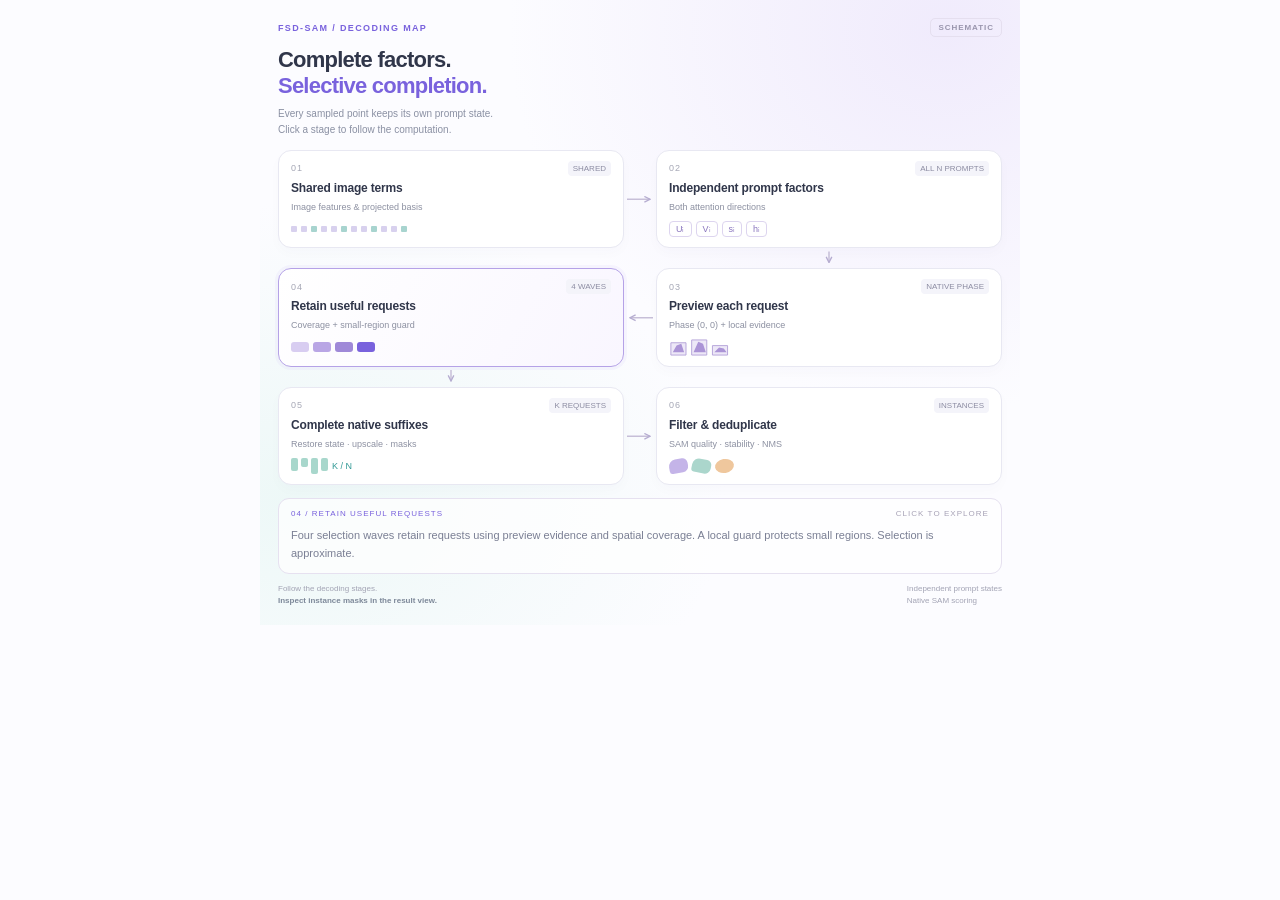
<file: site/assets/fsd-workflow.html>
<!doctype html>
<html lang="en">
<head>
  <meta charset="utf-8">
  <meta name="viewport" content="width=device-width,initial-scale=1">
  <title>FSD-SAM · Decoding walkthrough</title>
  <style>
    :root{color-scheme:light;--ink:#30364a;--muted:#8a90a3;--violet:#7962dd;--teal:#319995;--line:#e8e8f2}
    *{box-sizing:border-box}body{margin:0;font-family:Inter,"Segoe UI",Arial,sans-serif;background:#fcfcff;color:var(--ink)}
    .map{max-width:760px;margin:auto;padding:24px 24px 20px;background:radial-gradient(ellipse at 90% 5%,#f0ebfc 0,transparent 45%),radial-gradient(ellipse at 5% 80%,#edf8f7 0,transparent 42%)}
    .eyebrow{display:flex;justify-content:space-between;align-items:center;font-size:9px;letter-spacing:.15em;color:var(--violet);font-weight:650}.eyebrow span:last-child{font-size:8px;letter-spacing:.12em;color:#9995ad;border:1px solid #e5dfef;border-radius:5px;padding:4px 7px}
    h1{font-size:25px;line-height:1.2;letter-spacing:-.035em;margin:14px 0 8px;font-weight:650}h1 em{font-style:normal;color:var(--violet)}.intro{font-size:11px;line-height:1.6;color:var(--muted);margin:0 0 20px;max-width:450px}
    .nodes{position:relative;display:grid;grid-template-columns:1fr 1fr;grid-template-areas:"basis factors" "selection preview" "suffix masks";gap:30px 38px}
    .arrows{position:absolute;inset:0;width:100%;height:100%;overflow:visible;pointer-events:none;z-index:0}
    .node{position:relative;z-index:1;text-align:left;min-width:0;min-height:106px;border:1px solid var(--line);border-radius:13px;padding:13px 15px;background:#fff;box-shadow:0 5px 13px #4b467505;cursor:pointer;font:inherit;color:inherit;transition:border-color .18s,box-shadow .18s,transform .18s}
    .node:hover{transform:translateY(-2px);border-color:#c7b9ee}.node.active{border-color:#b5a2e7;background:linear-gradient(120deg,#fff,#f9f6ff);box-shadow:0 0 0 3px #7962dd0c}.node:focus-visible{outline:2px solid var(--violet);outline-offset:4px}
    .node-top{display:flex;align-items:center;justify-content:space-between;margin-bottom:8px}.number{font-size:9px;letter-spacing:.1em;color:#a5a7b5}.badge{font-size:8px;color:#8c8ca2;background:#f4f4fa;border-radius:4px;padding:3px 5px}.node b{display:block;font-size:12px;font-weight:620;letter-spacing:-.015em;line-height:1.25}.node .sub{display:block;font-size:9px;color:#8c90a1;line-height:1.5;margin-top:5px}.node .mark{height:17px;display:flex;align-items:center;gap:4px;margin-top:9px;color:var(--teal);font-size:9px}.pixels{display:grid;grid-template-columns:repeat(6,6px);gap:2px}.pixels i{width:6px;height:6px;background:#d8d1ee;border-radius:1px}.pixels i:nth-child(3n){background:#a8d4cf}.factors span{border:1px solid #ddd5ef;padding:2px 6px;border-radius:4px;color:#8975bd;font-size:9px}.preview svg{height:17px;width:68px}.waves i{height:10px;width:18px;border-radius:3px;background:#d8cdf1}.waves i:nth-child(2){background:#b9a6e5}.waves i:nth-child(3){background:#9f89d8}.waves i:nth-child(4){background:#7962dd}.suffix .mini-bars{display:flex;gap:3px}.mini-bars i{width:7px;height:13px;background:#a8d7cc;border-radius:2px}.mini-bars i:nth-child(2){height:9px}.mini-bars i:nth-child(3){height:16px}.mask-shapes i{width:19px;height:14px;background:#c4b4e8;border-radius:7px 5px 6px 3px;transform:rotate(-10deg)}.mask-shapes i:nth-child(2){background:#abd6cc;transform:rotate(12deg)}.mask-shapes i:nth-child(3){background:#efc79d;border-radius:50%}
    .detail{margin-top:19px;padding:13px 15px;border:1px solid #e6e1f0;background:#ffffffbd;border-radius:11px;min-height:81px}.detail-label{font-size:8px;letter-spacing:.13em;color:var(--violet);display:flex;justify-content:space-between}.detail-label span:last-child{color:#a7a2b6}.detail p{font-size:11px;color:#7a7f94;line-height:1.65;margin:8px 0 0}.footer{display:flex;justify-content:space-between;gap:10px;font-size:8px;color:#a2a3b4;margin-top:13px;line-height:1.5}.footer strong{font-weight:550;color:#7c8798}
    .map{padding:18px}.nodes{gap:20px 32px}.node{min-height:88px;padding:10px 12px}.node-top{margin-bottom:5px}.node .mark{margin-top:6px}h1{font-size:22px;margin:10px 0 6px}.intro{font-size:10px;margin-bottom:12px}.detail{margin-top:13px;padding:10px 12px;min-height:72px}.footer{margin-top:9px}
    @media(max-width:420px){.map{padding:17px 15px}.nodes{gap:20px 24px}.node{padding:10px;min-height:90px}.node b{font-size:11px}.node .sub{font-size:8px}.node .badge{display:none}h1{font-size:22px}.intro{font-size:10px}.detail p{font-size:10px}.footer{font-size:7px}}
    @media(max-height:560px) and (min-width:420px){.map{padding:18px}.intro{margin-bottom:14px}h1{font-size:23px}.nodes{gap:23px 34px}.node{min-height:93px;padding:10px 13px}.node .mark{margin-top:6px}.detail{min-height:67px;margin-top:14px;padding:10px 13px}.footer{margin-top:9px}}
    @media(prefers-reduced-motion:reduce){*{transition:none!important}.node:hover{transform:none}}
  </style>
</head>
<body>
  <main class="map" aria-label="Interactive FSD-SAM decoding schematic">
    <div class="eyebrow"><span>FSD-SAM / DECODING MAP</span><span>SCHEMATIC</span></div>
    <h1>Complete factors.<br><em>Selective completion.</em></h1>
    <p class="intro">Every sampled point keeps its own prompt state.<br>Click a stage to follow the computation.</p>
    <div class="nodes" id="nodes">
      <svg class="arrows" id="arrows" aria-hidden="true"><defs><marker id="arrow" viewBox="0 0 8 8" refX="7" refY="4" markerWidth="5" markerHeight="5" orient="auto-start-reverse"><path d="M1 1 7 4 1 7" fill="none" stroke="#b5acd0" stroke-width="1.4"/></marker></defs><g id="links" fill="none" stroke="#c7bfd8" stroke-width="1.5" marker-end="url(#arrow)"></g></svg>
      <button class="node" data-stage="0" style="grid-area:basis" aria-pressed="false"><span class="node-top"><span class="number">01</span><span class="badge">SHARED</span></span><b>Shared image terms</b><span class="sub">Image features & projected basis</span><span class="mark pixels" aria-hidden="true"><i></i><i></i><i></i><i></i><i></i><i></i><i></i><i></i><i></i><i></i><i></i><i></i></span></button>
      <button class="node" data-stage="1" style="grid-area:factors" aria-pressed="false"><span class="node-top"><span class="number">02</span><span class="badge" id="factor-count">ALL N PROMPTS</span></span><b>Independent prompt factors</b><span class="sub">Both attention directions</span><span class="mark factors" aria-hidden="true"><span>Uᵢ</span><span>Vᵢ</span><span>sᵢ</span><span>hᵢ</span></span></button>
      <button class="node" data-stage="2" style="grid-area:preview" aria-pressed="false"><span class="node-top"><span class="number">03</span><span class="badge">NATIVE PHASE</span></span><b>Preview each request</b><span class="sub">Phase (0, 0) + local evidence</span><span class="mark preview" aria-hidden="true"><svg viewBox="0 0 70 18"><path d="M1 17V4H17V17H1M23 17V1H39V17H23M45 17V7H61V17H45" fill="#ede8f7" stroke="#b5a3d9"/><path d="M3 14 7 7 12 5 15 14M25 14 30 3 35 5 38 14M47 14 52 9 57 10 60 14" fill="#ab94d6"/></svg></span></button>
      <button class="node active" data-stage="3" style="grid-area:selection" aria-pressed="true"><span class="node-top"><span class="number">04</span><span class="badge">4 WAVES</span></span><b>Retain useful requests</b><span class="sub">Coverage + small-region guard</span><span class="mark waves" aria-hidden="true"><i></i><i></i><i></i><i></i></span></button>
      <button class="node" data-stage="4" style="grid-area:suffix" aria-pressed="false"><span class="node-top"><span class="number">05</span><span class="badge" id="suffix-count">K REQUESTS</span></span><b>Complete native suffixes</b><span class="sub">Restore state · upscale · masks</span><span class="mark suffix"><span class="mini-bars" aria-hidden="true"><i></i><i></i><i></i><i></i></span><span id="request-ratio">K / N</span></span></button>
      <button class="node" data-stage="5" style="grid-area:masks" aria-pressed="false"><span class="node-top"><span class="number">06</span><span class="badge" id="mask-count">INSTANCES</span></span><b>Filter & deduplicate</b><span class="sub">SAM quality · stability · NMS</span><span class="mark mask-shapes" aria-hidden="true"><i></i><i></i><i></i></span></button>
    </div>
    <div class="detail" aria-live="polite"><div class="detail-label"><span id="detail-title">04 / RETAIN USEFUL REQUESTS</span><span>CLICK TO EXPLORE</span></div><p id="detail-text"></p></div>
    <div class="footer"><span>Follow the decoding stages.<br><strong>Inspect instance masks in the result view.</strong></span><span>Independent prompt states<br>Native SAM scoring</span></div>
  </main>
  <script>
    const query=new URLSearchParams(location.search);
    function count(key,max=100000){const value=query.get(key);if(value===null)return null;const n=Number(value);return Number.isInteger(n)&&n>=0&&n<=max?n:null;}
    const total=count('total'),native=count('native'),guard=count('guard'),masks=count('masks');
    const known=total!==null&&total>0&&native!==null&&native<=total;
    if(total!==null)document.querySelector('#factor-count').textContent=total+' PROMPTS';
    if(known){document.querySelector('#suffix-count').textContent=native+' REQUESTS';document.querySelector('#request-ratio').textContent=native+' / '+total;}
    if(masks!==null)document.querySelector('#mask-count').textContent=masks+' INSTANCES';
    const details=[
      'Encode the image once. Cache image-dependent projected terms that can be reused across independent point prompts.',
      'Compute complete factors and bidirectional attention for each point, preserving its independent prompt state.',
      'Read the native phase-(0, 0) preview and a local patch around each point. These provide early geometric and coverage evidence before full suffix completion.',
      known?'Four selection waves retain '+native+' of '+total+' requests for this recorded run.'+(guard!==null?' The local small-region guard contributes '+guard+' protected requests.':'')+' Selection is approximate.':'Four selection waves retain requests using preview evidence and spatial coverage. A local guard protects small regions. Selection is approximate.',
      'Reconstruct each retained request from its stored factors. Complete the original decoder suffix and produce the three public SAM candidate masks.',
      'Apply the native SAM predicted-IoU and stability filters, then remove overlapping duplicates with NMS.'+(masks!==null?' This run returns '+masks+' instance masks.':'')
    ];
    function activate(index){const node=document.querySelector('[data-stage="'+index+'"]');document.querySelectorAll('.node').forEach(item=>{const active=item===node;item.classList.toggle('active',active);item.setAttribute('aria-pressed',String(active));});document.querySelector('#detail-title').textContent=String(index+1).padStart(2,'0')+' / '+node.querySelector('b').textContent.toUpperCase();document.querySelector('#detail-text').textContent=details[index];}
    document.querySelectorAll('.node').forEach(node=>node.addEventListener('click',()=>activate(Number(node.dataset.stage))));
    function drawLinks(){const holder=document.querySelector('#nodes'),bounds=holder.getBoundingClientRect();const positions=[...document.querySelectorAll('.node')].map(node=>{const r=node.getBoundingClientRect();return{x:r.left-bounds.left,y:r.top-bounds.top,w:r.width,h:r.height};});const paths=[[0,1,'horizontal'],[1,2,'vertical'],[2,3,'reverse'],[3,4,'vertical'],[4,5,'horizontal']].map(([a,b,type])=>{const s=positions[a],t=positions[b];let x1,y1,x2,y2;if(type==='vertical'){x1=s.x+s.w/2;y1=s.y+s.h+3;x2=t.x+t.w/2;y2=t.y-6;}else if(type==='reverse'){x1=s.x-3;y1=s.y+s.h/2;x2=t.x+t.w+6;y2=t.y+t.h/2;}else{x1=s.x+s.w+3;y1=s.y+s.h/2;x2=t.x-6;y2=t.y+t.h/2;}return'<path d="M'+x1+' '+y1+' L'+x2+' '+y2+'"/>';});document.querySelector('#arrows').setAttribute('viewBox','0 0 '+bounds.width+' '+bounds.height);document.querySelector('#links').innerHTML=paths.join('');}
    activate(3);new ResizeObserver(drawLinks).observe(document.querySelector('#nodes'));drawLinks();
  </script>
</body>
</html>
</file>
